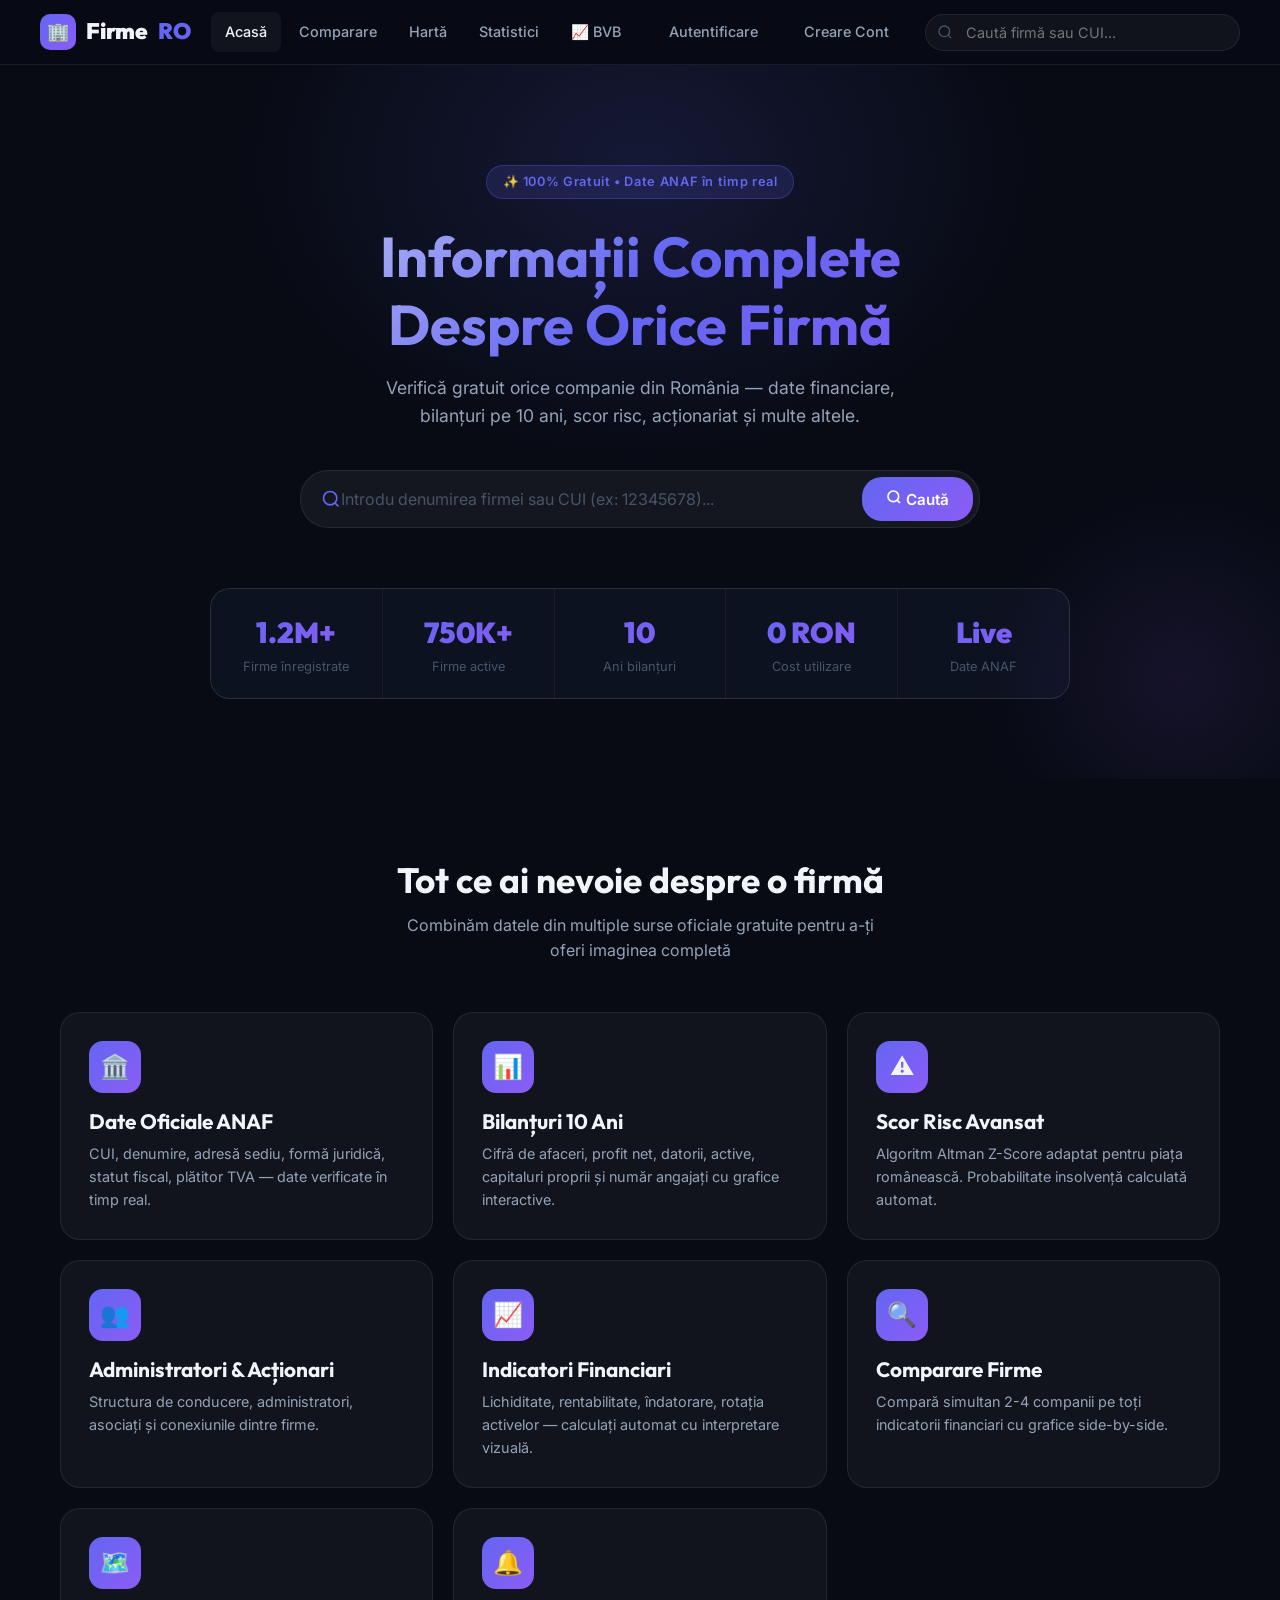
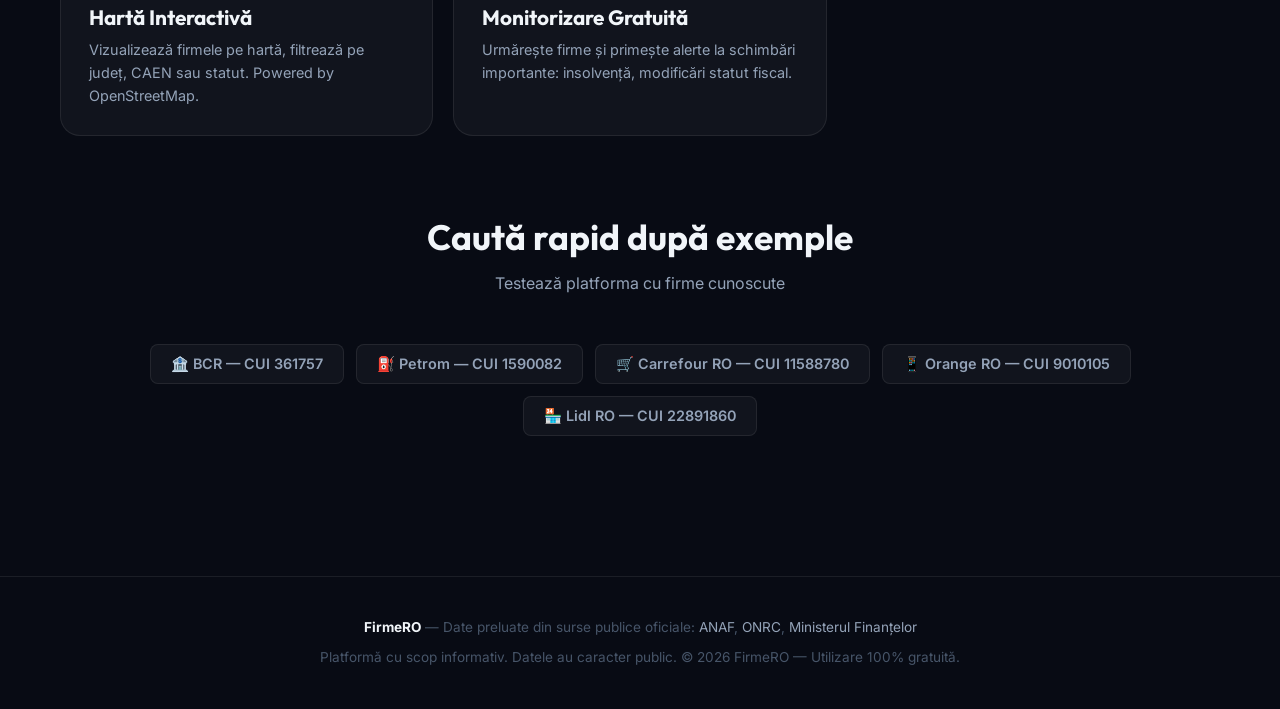
<file: index.html>
<!DOCTYPE html>
<html lang="ro">
<head>
<meta charset="UTF-8">
<meta name="viewport" content="width=device-width, initial-scale=1.0">
<title>FirmeRO — Informații Gratuite Despre Firme din România</title>
<meta name="description" content="Verifică gratuit orice firmă din România. Date financiare, bilanțuri, scor risc, acționariat. Alternativă gratuită la listafirme.ro, termene.ro și risco.ro.">
<link rel="stylesheet" href="css/main.css">
<link rel="icon" href="data:image/svg+xml,<svg xmlns='http://www.w3.org/2000/svg' viewBox='0 0 100 100'><text y='.9em' font-size='90'>🏢</text></svg>">
</head>
<body>

<nav class="navbar">
  <div class="navbar-inner">
    <a href="index.html" class="navbar-brand">
      <div class="brand-icon">🏢</div>
      Firme<span class="brand-dot">RO</span>
    </a>
    <button class="navbar-toggle" onclick="document.querySelector('.navbar-nav').classList.toggle('open')" aria-label="Meniu">☰</button>
    <nav class="navbar-nav">
      <a href="index.html" class="active">Acasă</a>
      <a href="comparare.html">Comparare</a>
      <a href="harta.html">Hartă</a>
      <a href="statistici.html">Statistici</a>
      <a href="bvb.html">📈 BVB</a>
      <div class="auth-links" style="display: flex; gap: 1rem; align-items: center; margin-left: 1rem;"></div>
    </nav>
    <div class="navbar-search">
      <svg class="search-icon" width="16" height="16" fill="none" stroke="currentColor" stroke-width="2" viewBox="0 0 24 24"><circle cx="11" cy="11" r="8"/><path d="m21 21-4.35-4.35"/></svg>
      <input id="navSearch" class="search-input" type="text" placeholder="Caută firmă sau CUI...">
    </div>
  </div>
</nav>

<section class="hero">
  <div class="hero-badge">✨ 100% Gratuit &bull; Date ANAF în timp real</div>
  <h1 class="hero-title">Informații Complete<br>Despre Orice Firmă</h1>
  <p class="hero-subtitle">Verifică gratuit orice companie din România — date financiare, bilanțuri pe 10 ani, scor risc, acționariat și multe altele.</p>

  <div class="search-box" id="heroSearch">
    <div class="search-box-inner">
      <svg width="20" height="20" fill="none" stroke="#6366f1" stroke-width="2" viewBox="0 0 24 24" style="flex-shrink:0"><circle cx="11" cy="11" r="8"/><path d="m21 21-4.35-4.35"/></svg>
      <input id="mainSearchInput" class="search-box-input" type="text"
        placeholder="Introdu denumirea firmei sau CUI (ex: 12345678)..."
        autocomplete="off" spellcheck="false">
      <button class="search-box-btn" onclick="doSearch()">
        <svg width="16" height="16" fill="none" stroke="currentColor" stroke-width="2.5" viewBox="0 0 24 24"><circle cx="11" cy="11" r="8"/><path d="m21 21-4.35-4.35"/></svg>
        <span>Caută</span>
      </button>
    </div>
    <div class="search-dropdown" id="searchDropdown"></div>
  </div>

  <div class="stats-bar">
    <div class="stat-item">
      <div class="stat-num" id="statFirme">1.2M+</div>
      <div class="stat-label">Firme înregistrate</div>
    </div>
    <div class="stat-item">
      <div class="stat-num" id="statActive">750K+</div>
      <div class="stat-label">Firme active</div>
    </div>
    <div class="stat-item">
      <div class="stat-num">10</div>
      <div class="stat-label">Ani bilanțuri</div>
    </div>
    <div class="stat-item">
      <div class="stat-num">0 RON</div>
      <div class="stat-label">Cost utilizare</div>
    </div>
    <div class="stat-item">
      <div class="stat-num">Live</div>
      <div class="stat-label">Date ANAF</div>
    </div>
  </div>
</section>

<section class="recent-section container" id="recentSection" style="display:none">
  <h3 style="color:var(--text-secondary);font-size:0.9rem;font-weight:600;text-transform:uppercase;letter-spacing:.05em">Căutări recente</h3>
  <div class="recent-list" id="recentList"></div>
</section>

<section class="features-section">
  <div class="container">
    <div class="section-header">
      <h2 class="section-title">Tot ce ai nevoie despre o firmă</h2>
      <p class="section-subtitle">Combinăm datele din multiple surse oficiale gratuite pentru a-ți oferi imaginea completă</p>
    </div>
    <div class="features-grid">
      <div class="feature-card">
        <div class="feature-icon">🏛️</div>
        <h3>Date Oficiale ANAF</h3>
        <p>CUI, denumire, adresă sediu, formă juridică, statut fiscal, plătitor TVA — date verificate în timp real.</p>
      </div>
      <div class="feature-card">
        <div class="feature-icon">📊</div>
        <h3>Bilanțuri 10 Ani</h3>
        <p>Cifră de afaceri, profit net, datorii, active, capitaluri proprii și număr angajați cu grafice interactive.</p>
      </div>
      <div class="feature-card">
        <div class="feature-icon">⚠️</div>
        <h3>Scor Risc Avansat</h3>
        <p>Algoritm Altman Z-Score adaptat pentru piața românească. Probabilitate insolvență calculată automat.</p>
      </div>
      <div class="feature-card">
        <div class="feature-icon">👥</div>
        <h3>Administratori & Acționari</h3>
        <p>Structura de conducere, administratori, asociați și conexiunile dintre firme.</p>
      </div>
      <div class="feature-card">
        <div class="feature-icon">📈</div>
        <h3>Indicatori Financiari</h3>
        <p>Lichiditate, rentabilitate, îndatorare, rotația activelor — calculați automat cu interpretare vizuală.</p>
      </div>
      <div class="feature-card">
        <div class="feature-icon">🔍</div>
        <h3>Comparare Firme</h3>
        <p>Compară simultan 2-4 companii pe toți indicatorii financiari cu grafice side-by-side.</p>
      </div>
      <div class="feature-card">
        <div class="feature-icon">🗺️</div>
        <h3>Hartă Interactivă</h3>
        <p>Vizualizează firmele pe hartă, filtrează pe județ, CAEN sau statut. Powered by OpenStreetMap.</p>
      </div>
      <div class="feature-card">
        <div class="feature-icon">🔔</div>
        <h3>Monitorizare Gratuită</h3>
        <p>Urmărește firme și primește alerte la schimbări importante: insolvență, modificări statut fiscal.</p>
      </div>
    </div>
  </div>
</section>

<section class="container" style="padding-bottom:60px">
  <div class="section-header">
    <h2 class="section-title">Caută rapid după exemple</h2>
    <p class="section-subtitle">Testează platforma cu firme cunoscute</p>
  </div>
  <div style="display:flex;flex-wrap:wrap;gap:12px;justify-content:center;margin-top:24px" id="quickExamples">
    <button class="btn btn-ghost" onclick="goFirma('361757')">🏦 BCR — CUI 361757</button>
    <button class="btn btn-ghost" onclick="goFirma('1590082')">⛽ Petrom — CUI 1590082</button>
    <button class="btn btn-ghost" onclick="goFirma('11588780')">🛒 Carrefour RO — CUI 11588780</button>
    <button class="btn btn-ghost" onclick="goFirma('9010105')">📱 Orange RO — CUI 9010105</button>
    <button class="btn btn-ghost" onclick="goFirma('22891860')">🏪 Lidl RO — CUI 22891860</button>
  </div>
</section>

<footer class="footer">
  <div class="container">
    <p style="margin-bottom:8px">
      <strong style="color:var(--text-primary)">FirmeRO</strong> — Date preluate din surse publice oficiale: 
      <a href="https://www.anaf.ro" target="_blank">ANAF</a>,
      <a href="https://www.onrc.ro" target="_blank">ONRC</a>,
      <a href="https://www.mfinante.gov.ro" target="_blank">Ministerul Finanțelor</a>
    </p>
    <p>Platformă cu scop informativ. Datele au caracter public. © 2026 FirmeRO — Utilizare 100% gratuită.</p>
  </div>
</footer>

<script>window.FIRME_API_URL = 'https://firme-ro-api-production.up.railway.app';</script>
<script src="js/api.js"></script>
<script src="js/auth.js"></script>
<script src="js/search.js"></script>
<script>
function goFirma(cui) { window.location.href = `firma.html?cui=${cui}`; }
function doSearch() {
  const val = document.getElementById('mainSearchInput').value.trim();
  if (!val) return;
  const cui = val.replace(/\D/g,'');
  if (cui.length >= 4) goFirma(cui);
}
document.getElementById('mainSearchInput').addEventListener('keydown', e => { if(e.key==='Enter') doSearch(); });
document.getElementById('navSearch').addEventListener('keydown', e => {
  if(e.key==='Enter') {
    const val = e.target.value.trim().replace(/\D/g,'');
    if(val.length>=4) goFirma(val);
  }
});
initSearch('mainSearchInput','searchDropdown');
loadRecentSearches();
</script>
</body>
</html>
</file>
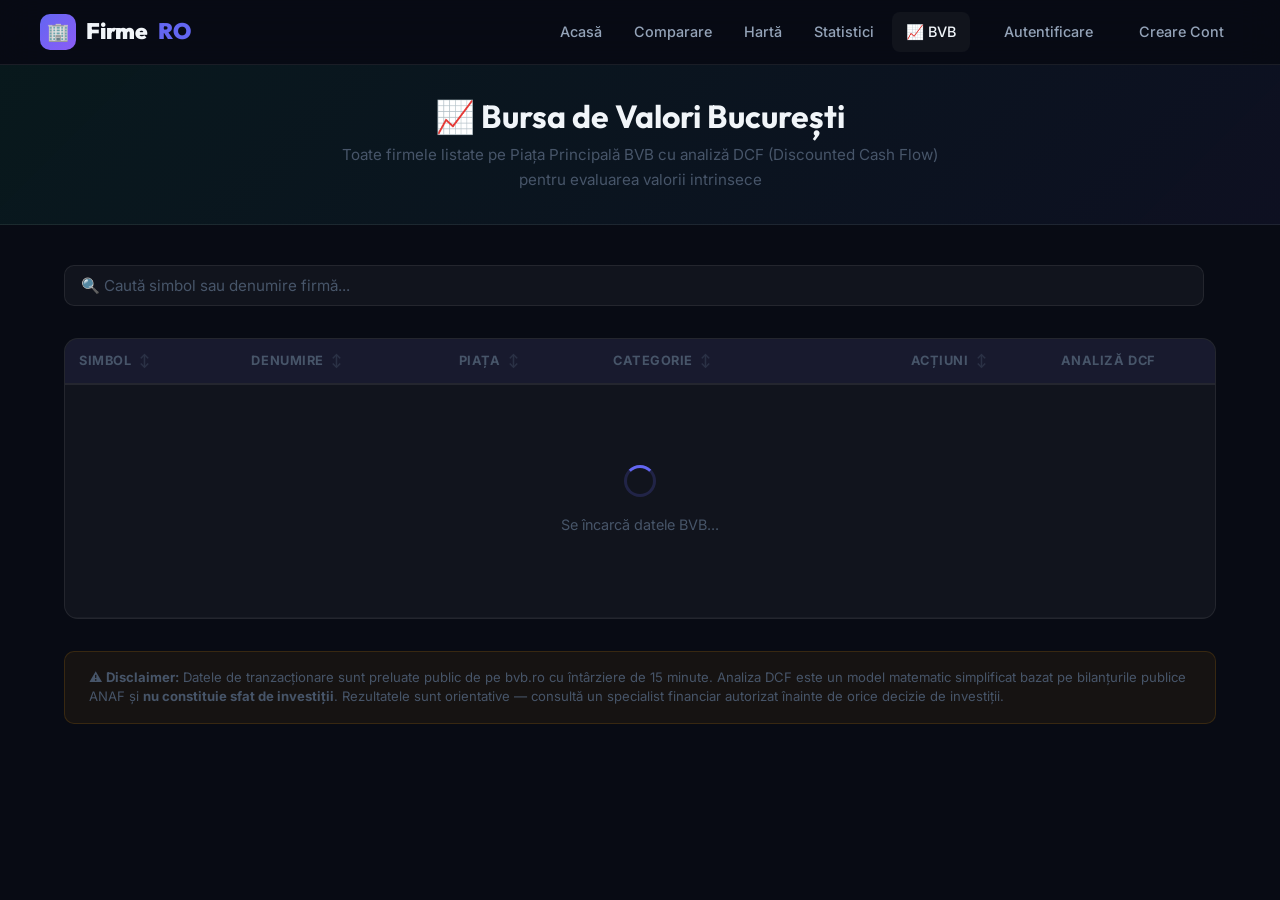
<file: bvb.html>
<!DOCTYPE html>
<html lang="ro">
<head>
    <meta charset="UTF-8">
    <meta name="viewport" content="width=device-width, initial-scale=1.0">
    <title>BVB — Firme Listate la Bursă | FirmeRO</title>
    <meta name="description" content="Vezi toate firmele românești listate la Bursa de Valori București (BVB) cu prețuri, variații și analiză DCF pentru evaluarea profitabilității.">
    <link rel="stylesheet" href="css/main.css">
    <link rel="stylesheet" href="css/bvb.css">
    <link rel="preconnect" href="https://fonts.googleapis.com">
    <link href="https://fonts.googleapis.com/css2?family=Inter:wght@400;500;600;700;800;900&display=swap" rel="stylesheet">
</head>
<body>
    <!-- Navigation -->
    <nav class="navbar">
        <div class="navbar-inner">
            <a href="index.html" class="navbar-brand">
                <div class="brand-icon">🏢</div>
                Firme<span class="brand-dot">RO</span>
            </a>
            <button class="navbar-toggle" onclick="document.querySelector('.navbar-nav').classList.toggle('open')" aria-label="Meniu">☰</button>
            <nav class="navbar-nav">
                <a href="index.html">Acasă</a>
                <a href="comparare.html">Comparare</a>
                <a href="harta.html">Hartă</a>
                <a href="statistici.html">Statistici</a>
                <a href="bvb.html" class="active">📈 BVB</a>
                <div class="auth-links" style="display: flex; gap: 1rem; align-items: center; margin-left: 1rem;"></div>
            </nav>
        </div>
    </nav>

    <!-- Hero -->
    <section class="bvb-hero">
        <h1>📈 Bursa de Valori București</h1>
        <p>Toate firmele listate pe Piața Principală BVB cu analiză DCF (Discounted Cash Flow) pentru evaluarea valorii intrinsece</p>
    </section>

    <main class="container" style="padding: 1.5rem;">
        <!-- Controls -->
        <div class="bvb-controls">
            <input type="text" class="bvb-search" id="bvbSearch" placeholder="🔍 Caută simbol sau denumire firmă..." autocomplete="off">
            <span id="bvbCount" style="color:var(--text-muted);font-size:0.85rem;white-space:nowrap;"></span>
        </div>

        <!-- Stocks Table -->
        <div class="stock-table-wrap">
            <table class="stock-table" id="stockTable">
                <thead>
                    <tr>
                        <th data-sort="symbol">Simbol <span class="sort-icon">↕</span></th>
                        <th data-sort="name">Denumire <span class="sort-icon">↕</span></th>
                        <th data-sort="market">Piața <span class="sort-icon">↕</span></th>
                        <th data-sort="category">Categorie <span class="sort-icon">↕</span></th>
                        <th data-sort="shares" style="text-align:right">Acțiuni <span class="sort-icon">↕</span></th>
                        <th style="text-align:center">Analiză DCF</th>
                    </tr>
                </thead>
                <tbody id="stockTableBody">
                    <tr><td colspan="6" style="text-align:center;padding:3rem;color:var(--text-muted);">
                        <div class="dcf-loading"><div class="spinner"></div>Se încarcă datele BVB...</div>
                    </td></tr>
                </tbody>
            </table>
        </div>

        <!-- Disclaimer -->
        <div class="bvb-disclaimer">
            ⚠️ <strong>Disclaimer:</strong> Datele de tranzacționare sunt preluate public de pe bvb.ro cu întârziere de 15 minute. 
            Analiza DCF este un model matematic simplificat bazat pe bilanțurile publice ANAF și <strong>nu constituie sfat de investiții</strong>. 
            Rezultatele sunt orientative — consultă un specialist financiar autorizat înainte de orice decizie de investiții.
        </div>
    </main>

    <script src="js/auth.js"></script>
    <script src="js/api.js"></script>
    <script src="js/dcf.js"></script>
    <script>
    // ==========================================
    // BVB Page Logic
    // ==========================================
    
    // API_BASE_URL is defined in auth.js
    const BVB_API = API_BASE_URL.replace(/\/api\/?$/, '');
    let bvbCompanies = [];
    let stockData = [];
    let currentSort = { key: 'symbol', asc: true };
    let expandedRow = null;

    // Simple in-memory client cache
    const cache = {
        _store: {},
        read(key) {
            const entry = this._store[key];
            if (!entry || Date.now() > entry.exp) { delete this._store[key]; return null; }
            return entry.val;
        },
        set(key, val, ttlMs) {
            this._store[key] = { val, exp: Date.now() + ttlMs };
        }
    };

    document.addEventListener('DOMContentLoaded', async () => {
        await loadBVBData();
        setupSearch();
        setupSort();
    });

    async function loadBVBData() {
        try {
            // 1. Load static company registry as fallback
            let staticCompanies = [];
            try {
                const regRes = await fetch('data/bvb-companies.json');
                staticCompanies = await regRes.json();
            } catch { console.warn('Static BVB registry not loaded'); }

            // 2. Try to get live BVB data from backend (CSV parsed)
            let liveData = null;
            try {
                const liveRes = await fetch(`${BVB_API}/api/bvb/shares`, { signal: AbortSignal.timeout(15000) });
                const liveJson = await liveRes.json();
                if (liveJson.data && liveJson.data.length > 0) liveData = liveJson.data;
            } catch (e) {
                console.warn('BVB live data unavailable:', e.message);
            }

            // 3. Build stock data — prefer live BVB CSV (has CUI + shares)
            if (liveData) {
                stockData = liveData
                    .filter(l => l['Stare'] === 'Tranzactionabila')
                    .map(l => {
                        const cui = (l['Cod Fiscal / CUI'] || '').replace(/\D/g, '');
                        const symbol = l['Simbol'] || '';
                        // Try to find extra info from static registry
                        const staticMatch = staticCompanies.find(s => s.symbol === symbol);
                        return {
                            symbol: symbol,
                            name: l['Emitent'] || l['Denumire emisiune'] || symbol,
                            cui: cui,
                            isin: l['ISIN'] || '',
                            shares: parseInt((l['Actiuni'] || '0').replace(/\D/g, '')) || (staticMatch?.shares || 0),
                            market: l['Piata Principala'] || '',
                            category: l['Categoria'] || '',
                            judet: l['Judet'] || '',
                            price: 0, // Will be fetched per-instrument
                            change: 0,
                            volume: 0,
                        };
                    })
                    .filter(s => s.cui && s.cui.length >= 3);
            } else {
                // Fallback to static registry
                stockData = staticCompanies
                    .filter(c => c.cui && c.cui !== '0')
                    .map(company => ({
                        symbol: company.symbol,
                        name: company.name,
                        cui: company.cui,
                        isin: company.isin,
                        shares: company.shares || 0,
                        market: 'REGS',
                        category: '',
                        judet: '',
                        price: 0,
                        change: 0,
                        volume: 0,
                    }));
            }

            renderTable();
        } catch (err) {
            console.error('Failed to load BVB data:', err);
            document.getElementById('stockTableBody').innerHTML = `
                <tr><td colspan="6" style="text-align:center;padding:2rem;color:#ef4444;">
                    ❌ Eroare la încărcarea datelor BVB: ${err.message}
                </td></tr>`;
        }
    }

    function renderTable() {
        const tbody = document.getElementById('stockTableBody');
        const search = (document.getElementById('bvbSearch').value || '').toLowerCase();
        
        let filtered = stockData.filter(s => 
            s.symbol.toLowerCase().includes(search) || 
            s.name.toLowerCase().includes(search) ||
            s.cui.includes(search)
        );

        // Sort
        filtered.sort((a, b) => {
            let va = a[currentSort.key];
            let vb = b[currentSort.key];
            if (typeof va === 'string') { va = va.toLowerCase(); vb = vb.toLowerCase(); }
            if (va < vb) return currentSort.asc ? -1 : 1;
            if (va > vb) return currentSort.asc ? 1 : -1;
            return 0;
        });

        document.getElementById('bvbCount').textContent = `${filtered.length} companii`;

        if (filtered.length === 0) {
            tbody.innerHTML = `<tr><td colspan="6" style="text-align:center;padding:2rem;color:var(--text-muted);">
                Nicio companie găsită</td></tr>`;
            return;
        }

        let html = '';
        for (const s of filtered) {
            const isExpanded = expandedRow === s.symbol;
            const marketBadge = s.market === 'REGS' ? '🔵' : (s.market === 'MTS' ? '🟢' : '⚪');

            html += `
            <tr onclick="toggleDCF('${s.symbol}')" class="${isExpanded ? 'expanded' : ''}" style="cursor:pointer;">
                <td><span class="symbol-badge">${s.symbol}</span></td>
                <td>
                    <div style="font-weight:600;">${s.name}</div>
                    <div style="font-size:0.75rem;color:var(--text-muted);">CUI: ${s.cui}${s.judet ? ' · ' + s.judet : ''}</div>
                </td>
                <td>
                    <span style="font-size:0.82rem;">${marketBadge} ${s.market || '—'}</span>
                </td>
                <td style="font-size:0.85rem;color:var(--text-secondary);">
                    ${s.category || '—'}
                </td>
                <td style="text-align:right;font-variant-numeric:tabular-nums;color:var(--text-secondary);font-size:0.85rem;">
                    ${s.shares > 0 ? s.shares.toLocaleString('ro-RO') : '—'}
                </td>
                <td style="text-align:center">
                    <button onclick="event.stopPropagation();toggleDCF('${s.symbol}')" 
                            style="background:rgba(99,102,241,0.1);color:var(--accent);border:1px solid rgba(99,102,241,0.2);padding:5px 14px;border-radius:8px;cursor:pointer;font-size:0.82rem;font-weight:700;font-family:inherit;transition:all 0.2s;"
                            onmouseover="this.style.background='rgba(99,102,241,0.2)'"
                            onmouseout="this.style.background='rgba(99,102,241,0.1)'">
                        ${isExpanded ? '▲ Închide' : '📊 DCF'}
                    </button>
                </td>
            </tr>`;

            if (isExpanded) {
                html += `<tr><td colspan="6" class="dcf-panel open" id="dcf-panel-${s.symbol}">
                    <div class="dcf-loading"><div class="spinner"></div>Se încarcă datele financiare...</div>
                </td></tr>`;
            }
        }
        
        tbody.innerHTML = html;

        // If a row is expanded, load its DCF data
        if (expandedRow) {
            loadDCFForSymbol(expandedRow);
        }
    }

    function toggleDCF(symbol) {
        expandedRow = expandedRow === symbol ? null : symbol;
        renderTable();
    }

    async function loadDCFForSymbol(symbol) {
        const panel = document.getElementById(`dcf-panel-${symbol}`);
        if (!panel) return;

        const company = stockData.find(s => s.symbol === symbol);
        if (!company) return;

        try {
            // Fetch ANAF bilanț data
            const bilantData = await getBilantMultiAn(company.cui, 5);
            
            if (!bilantData || bilantData.length === 0) {
                panel.innerHTML = `<div style="text-align:center;padding:1.5rem;color:var(--text-muted);">
                    ⚠️ Nu s-au găsit date financiare ANAF pentru CUI ${company.cui}.<br>
                    <a href="firma.html?cui=${company.cui}" style="color:var(--accent);margin-top:0.5rem;display:inline-block;">
                        Vezi profil complet →
                    </a>
                </div>`;
                return;
            }

            // Extract DCF inputs from ANAF data
            const dcfInputs = DCF.extractFromBilant(bilantData);
            if (!dcfInputs) {
                panel.innerHTML = `<div style="text-align:center;padding:1.5rem;color:var(--text-muted);">
                    ⚠️ Datele financiare sunt insuficiente pentru analiza DCF.</div>`;
                return;
            }

            // Try to get live price if we don't have it
            let price = company.price;
            let shares = company.shares;
            if (!price || price === 0) {
                try {
                    const instrRes = await fetch(`${BVB_API}/api/bvb/instrument/${symbol}`, { signal: AbortSignal.timeout(8000) });
                    const instrJson = await instrRes.json();
                    if (instrJson.data) {
                        price = instrJson.data.price || 0;
                        if (instrJson.data.shares > 0) shares = instrJson.data.shares;
                    }
                } catch {}
            }

            // Initial DCF calculation
            const initialParams = {
                ...dcfInputs,
                sharesOutstanding: shares || 1,
                currentPrice: price,
                wacc: 0.12,
                terminalGrowth: 0.03,
                taxRate: 0.16,
                forecastYears: 5
            };

            const result = DCF.calculate(initialParams);

            renderDCFPanel(panel, symbol, company, result, initialParams, bilantData);

        } catch (err) {
            console.error(`DCF error for ${symbol}:`, err);
            panel.innerHTML = `<div style="text-align:center;padding:1.5rem;color:#ef4444;">
                ❌ Eroare la calculul DCF: ${err.message}</div>`;
        }
    }

    function renderDCFPanel(panel, symbol, company, result, params, bilantData) {
        const fmtPct = (v) => (v * 100).toFixed(1) + '%';
        const fmtRON = (v) => DCF.formatRON(v);

        panel.innerHTML = `
        <div style="display:flex;justify-content:space-between;align-items:center;margin-bottom:1rem;">
            <h3 style="margin:0;font-size:1.1rem;">📊 Analiză DCF — ${company.name} (${symbol})</h3>
            <a href="firma.html?cui=${company.cui}" style="color:var(--accent);font-size:0.85rem;font-weight:600;text-decoration:none;">
                Vezi profil complet →
            </a>
        </div>
        
        <div class="dcf-grid">
            <!-- Inputs -->
            <div class="dcf-inputs">
                <h4 style="margin:0 0 0.5rem;font-size:0.9rem;color:var(--text-muted);">⚙️ Parametri Model</h4>
                
                <div class="dcf-input-group">
                    <label>Creștere Venituri (CAGR) <span id="val-growth-${symbol}">${fmtPct(result.inputs.revenueGrowth)}</span></label>
                    <input type="range" class="dcf-slider" id="slider-growth-${symbol}" 
                           min="-10" max="50" step="0.5" value="${(result.inputs.revenueGrowth * 100).toFixed(1)}"
                           oninput="recalcDCF('${symbol}')">
                </div>
                
                <div class="dcf-input-group">
                    <label>WACC (Rata de Discount) <span id="val-wacc-${symbol}">${fmtPct(params.wacc)}</span></label>
                    <input type="range" class="dcf-slider" id="slider-wacc-${symbol}" 
                           min="5" max="25" step="0.5" value="${(params.wacc * 100).toFixed(1)}"
                           oninput="recalcDCF('${symbol}')">
                </div>
                
                <div class="dcf-input-group">
                    <label>Marjă EBIT <span id="val-margin-${symbol}">${fmtPct(result.inputs.ebitMargin)}</span></label>
                    <input type="range" class="dcf-slider" id="slider-margin-${symbol}" 
                           min="1" max="60" step="0.5" value="${(result.inputs.ebitMargin * 100).toFixed(1)}"
                           oninput="recalcDCF('${symbol}')">
                </div>
                
                <div class="dcf-input-group">
                    <label>Creștere Terminală <span id="val-tgrowth-${symbol}">${fmtPct(params.terminalGrowth)}</span></label>
                    <input type="range" class="dcf-slider" id="slider-tgrowth-${symbol}" 
                           min="0" max="6" step="0.5" value="${(params.terminalGrowth * 100).toFixed(1)}"
                           oninput="recalcDCF('${symbol}')">
                </div>

                <!-- Historical Data Mini-Table -->
                <div style="margin-top:0.5rem;">
                    <h4 style="margin:0 0 0.5rem;font-size:0.85rem;color:var(--text-muted);">📋 Date Istorice ANAF</h4>
                    <table class="dcf-projection-table">
                        <thead>
                            <tr>
                                <th>An</th>
                                <th>Cifra Afaceri</th>
                                <th>Profit Exploatare</th>
                                <th>Active Totale</th>
                            </tr>
                        </thead>
                        <tbody>
                            ${bilantData.sort((a,b) => a.an - b.an).map(b => {
                                const pe = b.profitExploatare || 0;
                                const pn = b.profitNet || 0;
                                const profitVal = pe !== 0 ? pe : pn;
                                const profitLabel = pe !== 0 ? '' : ' (net)';
                                return `
                            <tr>
                                <td>${b.an}</td>
                                <td>${fmtRON(Math.abs(b.cifraAfaceri || 0))}</td>
                                <td>${fmtRON(profitVal)}${profitLabel}</td>
                                <td>${fmtRON(Math.abs(b.totalActive || 0))}</td>
                            </tr>`;
                            }).join('')}
                        </tbody>
                    </table>
                </div>
            </div>

            <!-- Results -->
            <div class="dcf-results" id="dcf-results-${symbol}">
                ${renderDCFResults(result, symbol)}
            </div>
        </div>
        `;

        // Store params for recalc
        panel.dataset.params = JSON.stringify(params);
    }

    function renderDCFResults(result, symbol) {
        const fmtRON = (v) => DCF.formatRON(v);
        const fmtPct = (v) => (v * 100).toFixed(1) + '%';
        const changeSign = result.upside > 0 ? '+' : '';

        return `
        <h4 style="margin:0 0 0.5rem;font-size:0.9rem;color:var(--text-muted);">📈 Rezultate Evaluare</h4>
        
        <!-- Verdict -->
        <div class="dcf-verdict" style="border-color:${result.verdictColor};background:${result.verdictColor}10;">
            <div class="dcf-verdict-label" style="color:${result.verdictColor}">Evaluare</div>
            <div class="dcf-verdict-value" style="color:${result.verdictColor}">${result.verdict}</div>
            <div class="dcf-verdict-upside" style="color:${result.verdictColor}">
                ${changeSign}${fmtPct(result.upside)} vs prețul curent
            </div>
        </div>

        <div class="dcf-result-card">
            <span class="dcf-result-label">Enterprise Value</span>
            <span class="dcf-result-value">${fmtRON(result.enterpriseValue)}</span>
        </div>
        <div class="dcf-result-card">
            <span class="dcf-result-label">Equity Value</span>
            <span class="dcf-result-value">${fmtRON(result.equityValue)}</span>
        </div>
        <div class="dcf-result-card">
            <span class="dcf-result-label">Fair Value / Acțiune</span>
            <span class="dcf-result-value" style="color:var(--accent);">${result.fairValuePerShare.toFixed(4)} RON</span>
        </div>
        <div class="dcf-result-card">
            <span class="dcf-result-label">Preț Curent BVB</span>
            <span class="dcf-result-value">${result.currentPrice > 0 ? result.currentPrice.toFixed(4) + ' RON' : 'N/A'}</span>
        </div>
        <div class="dcf-result-card">
            <span class="dcf-result-label">Datorie Netă</span>
            <span class="dcf-result-value">${fmtRON(result.netDebt)}</span>
        </div>

        <!-- Projected FCF Table -->
        <table class="dcf-projection-table">
            <thead>
                <tr><th>An</th><th>Venituri</th><th>EBIT</th><th>FCF</th><th>PV(FCF)</th></tr>
            </thead>
            <tbody>
                ${result.projections.map(p => `
                <tr>
                    <td>Anul ${p.year}</td>
                    <td>${fmtRON(p.revenue)}</td>
                    <td>${fmtRON(p.ebit)}</td>
                    <td>${fmtRON(p.fcf)}</td>
                    <td>${fmtRON(p.pv)}</td>
                </tr>`).join('')}
                <tr style="font-weight:700;border-top:2px solid var(--border);">
                    <td>Terminal</td>
                    <td colspan="2"></td>
                    <td>${fmtRON(result.terminalValue)}</td>
                    <td>${fmtRON(result.pvTerminal)}</td>
                </tr>
            </tbody>
        </table>
        `;
    }

    function recalcDCF(symbol) {
        const panel = document.getElementById(`dcf-panel-${symbol}`);
        if (!panel) return;
        
        const params = JSON.parse(panel.dataset.params || '{}');
        
        // Read slider values
        const growth = parseFloat(document.getElementById(`slider-growth-${symbol}`).value) / 100;
        const wacc = parseFloat(document.getElementById(`slider-wacc-${symbol}`).value) / 100;
        const margin = parseFloat(document.getElementById(`slider-margin-${symbol}`).value) / 100;
        const tgrowth = parseFloat(document.getElementById(`slider-tgrowth-${symbol}`).value) / 100;

        // Update labels
        document.getElementById(`val-growth-${symbol}`).textContent = (growth * 100).toFixed(1) + '%';
        document.getElementById(`val-wacc-${symbol}`).textContent = (wacc * 100).toFixed(1) + '%';
        document.getElementById(`val-margin-${symbol}`).textContent = (margin * 100).toFixed(1) + '%';
        document.getElementById(`val-tgrowth-${symbol}`).textContent = (tgrowth * 100).toFixed(1) + '%';

        // Recalculate
        const result = DCF.calculate({
            ...params,
            revenueGrowth: growth,
            wacc: wacc,
            ebitMargin: margin,
            terminalGrowth: tgrowth,
        });

        // Update results only
        const resultsEl = document.getElementById(`dcf-results-${symbol}`);
        if (resultsEl) {
            resultsEl.innerHTML = renderDCFResults(result, symbol);
        }
    }

    // Multi-year bilanț fetch — single API call returns all years
    async function getBilantMultiAn(cui, maxYears) {
        cui = String(cui).replace(/\D/g, '');
        const cacheKey = `bilant_all_${cui}`;
        const cached = cache.read(cacheKey);
        if (cached) return cached.slice(-maxYears);

        try {
            const url = `${BVB_API}/api/bilant/${cui}`;
            const res = await fetch(url, { signal: AbortSignal.timeout(15000) });
            const json = await res.json();
            if (res.ok && json.data && json.data.length > 0) {
                // Sort ascending by year
                const sorted = json.data.sort((a, b) => a.an - b.an);
                cache.set(cacheKey, sorted, 24 * 3600000);
                return sorted.slice(-maxYears);
            }
        } catch (e) {
            console.error('Bilant fetch error:', e.message);
        }
        return [];
    }

    function setupSearch() {
        document.getElementById('bvbSearch').addEventListener('input', () => {
            expandedRow = null;
            renderTable();
        });
    }

    function setupSort() {
        document.querySelectorAll('.stock-table th[data-sort]').forEach(th => {
            th.addEventListener('click', () => {
                const key = th.dataset.sort;
                if (currentSort.key === key) {
                    currentSort.asc = !currentSort.asc;
                } else {
                    currentSort = { key, asc: true };
                }
                // Update sort indicators
                document.querySelectorAll('.stock-table th').forEach(t => t.classList.remove('sorted'));
                th.classList.add('sorted');
                th.querySelector('.sort-icon').textContent = currentSort.asc ? '↑' : '↓';
                
                renderTable();
            });
        });
    }
    </script>
</body>
</html>
</file>
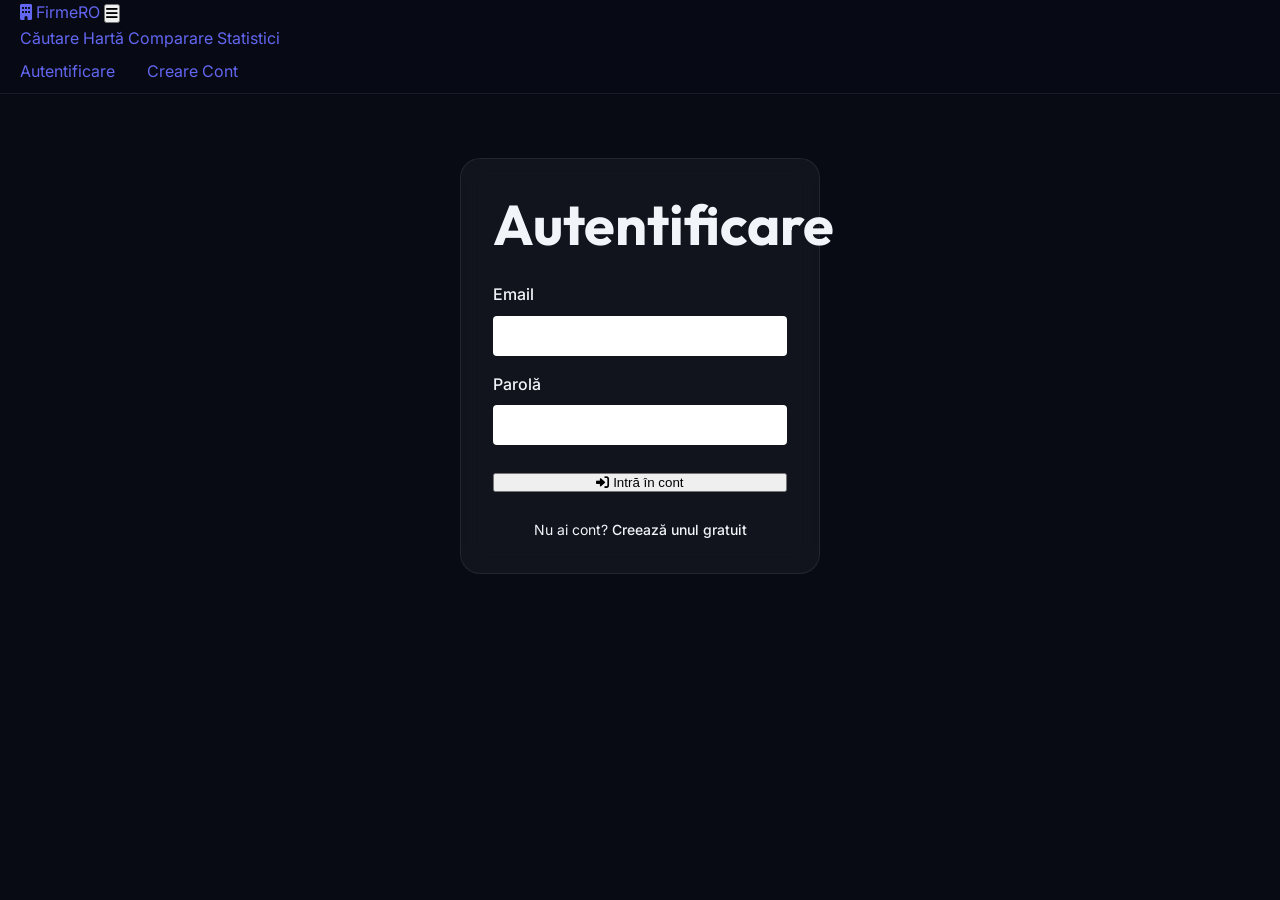
<file: contul-meu.html>
<!DOCTYPE html>
<html lang="ro">
<head>
    <meta charset="UTF-8">
    <meta name="viewport" content="width=device-width, initial-scale=1.0">
    <title>Contul Meu - FirmeRO</title>
    <link rel="stylesheet" href="css/main.css">
    <link href="https://fonts.googleapis.com/css2?family=Inter:wght@400;500;600;700&display=swap" rel="stylesheet">
    <link rel="stylesheet" href="https://cdnjs.cloudflare.com/ajax/libs/font-awesome/6.0.0/css/all.min.css">
    <style>
        .favorite-card {
            background: var(--bg-card, #1a1d2e);
            border: 1px solid var(--border, rgba(255,255,255,0.08));
            border-radius: 14px;
            padding: 1.5rem;
            margin-bottom: 1rem;
            display: flex;
            flex-direction: column;
            gap: 1rem;
            transition: border-color 0.3s, box-shadow 0.3s;
        }
        .favorite-card:hover {
            border-color: rgba(99,102,241,0.3);
            box-shadow: 0 4px 24px rgba(99,102,241,0.08);
        }
        .favorite-header {
            display: flex;
            justify-content: space-between;
            align-items: flex-start;
        }
        .favorite-title {
            font-size: 1.15rem;
            font-weight: 700;
            color: var(--text-primary, #fff);
            text-decoration: none;
            transition: color 0.2s;
        }
        .favorite-title:hover {
            color: var(--accent, #6366f1);
        }
        .favorite-cui {
            font-size: 0.8rem;
            color: var(--text-muted, #94a3b8);
            background: rgba(99,102,241,0.1);
            padding: 0.2rem 0.6rem;
            border-radius: 6px;
            font-weight: 500;
        }
        .note-section {
            background: rgba(255,255,255,0.03);
            padding: 1rem;
            border-radius: 10px;
            border: 1px dashed rgba(255,255,255,0.1);
        }
        .note-section label {
            display: flex;
            align-items: center;
            gap: 6px;
            font-size: 0.9rem;
            font-weight: 600;
            margin-bottom: 0.5rem;
            color: var(--text-primary, #fff);
        }
        .note-textarea {
            width: 100%;
            min-height: 70px;
            padding: 0.75rem;
            border: 1px solid rgba(255,255,255,0.1);
            border-radius: 8px;
            font-family: inherit;
            font-size: 0.9rem;
            resize: vertical;
            margin-bottom: 0.75rem;
            background: var(--bg-primary, #0f1117);
            color: var(--text-primary, #fff);
            transition: border-color 0.3s;
        }
        .note-textarea:focus {
            outline: none;
            border-color: rgba(99,102,241,0.5);
            box-shadow: 0 0 0 3px rgba(99,102,241,0.1);
        }
        .action-btns {
            display: flex;
            gap: 0.75rem;
            justify-content: flex-end;
            align-items: center;
        }
        .btn-save {
            display: inline-flex;
            align-items: center;
            gap: 8px;
            background: linear-gradient(135deg, #6366f1, #8b5cf6);
            color: white;
            border: none;
            padding: 10px 20px;
            border-radius: 10px;
            cursor: pointer;
            font-size: 0.9rem;
            font-weight: 700;
            font-family: inherit;
            box-shadow: 0 4px 14px rgba(99,102,241,0.3);
            transition: all 0.25s ease;
        }
        .btn-save:hover {
            transform: translateY(-2px);
            box-shadow: 0 6px 22px rgba(99,102,241,0.5);
        }
        .btn-save:active { transform: translateY(0); }
        .btn-delete {
            display: inline-flex;
            align-items: center;
            gap: 6px;
            background: rgba(239,68,68,0.1);
            color: #f87171;
            border: 1px solid rgba(239,68,68,0.2);
            padding: 8px 14px;
            border-radius: 8px;
            cursor: pointer;
            font-size: 0.85rem;
            font-family: inherit;
            font-weight: 600;
            transition: all 0.2s;
        }
        .btn-delete:hover {
            background: rgba(239,68,68,0.2);
            border-color: rgba(239,68,68,0.4);
        }

        .empty-state {
            text-align: center;
            padding: 3rem 1rem;
            color: var(--text-muted, #94a3b8);
        }
    </style>
</head>
<body>
    <header class="navbar">
        <div class="nav-container">
            <a href="index.html" class="logo">
                <i class="fas fa-building"></i> FirmeRO
            </a>
            <button class="mobile-menu-btn"><i class="fas fa-bars"></i></button>
            <div class="nav-links">
                <a href="index.html" class="nav-link">Căutare</a>
                <a href="harta.html" class="nav-link">Hartă</a>
                <a href="comparare.html" class="nav-link">Comparare</a>
                <a href="statistici.html" class="nav-link">Statistici</a>
                <div class="auth-links" style="display: flex; gap: 1rem; align-items: center;"></div>
            </div>
        </div>
    </header>

    <main class="container" style="max-width: 800px; margin-top: 2rem;">
        <div style="display: flex; justify-content: space-between; align-items: center; margin-bottom: 2rem;">
            <h1>Firme Favorite</h1>
            <span id="favorites-count" style="background: var(--primary-color); color: white; padding: 0.25rem 0.75rem; border-radius: 9999px; font-size: 0.875rem; font-weight: 500;">0 / 20</span>
        </div>

        <div id="favorites-list">
            <div style="text-align: center; padding: 2rem;"><i class="fas fa-spinner fa-spin fa-2x"></i></div>
        </div>
    </main>

    <script src="js/api.js"></script>
    <script src="js/auth.js"></script>
    <script>
        document.querySelector('.mobile-menu-btn').addEventListener('click', () => {
            document.querySelector('.nav-links').classList.toggle('active');
        });

        if (!Auth.isAuthenticated()) {
            window.location.href = 'login.html';
        }

        async function fetchFavorites() {
            try {
                const res = await fetch(`${API_BASE_URL}/favorites`, {
                    headers: { 'Authorization': `Bearer ${Auth.getToken()}` }
                });
                if (!res.ok) {
                    if (res.status === 401 || res.status === 403) Auth.logout();
                    throw new Error('Eroare la încărcarea favoritelor');
                }
                const json = await res.json();
                renderFavorites(json.data);
            } catch (err) {
                document.getElementById('favorites-list').innerHTML = `<div class="empty-state" style="color:#dc2626">${err.message}</div>`;
            }
        }

        function renderFavorites(favorites) {
            document.getElementById('favorites-count').textContent = `${favorites.length} / 20`;
            const list = document.getElementById('favorites-list');
            
            if (favorites.length === 0) {
                list.innerHTML = `
                    <div class="empty-state">
                        <i class="fas fa-folder-open fa-3x" style="margin-bottom: 1rem; color: #cbd5e1;"></i>
                        <p>Nu ai salvat nicio firmă la favorite.</p>
                        <a href="index.html" class="search-btn" style="display: inline-flex; margin-top: 1rem; text-decoration: none;">Caută Firme</a>
                    </div>
                `;
                return;
            }

            list.innerHTML = favorites.map(f => `
                <div class="favorite-card" id="fav-${f.id}">
                    <div class="favorite-header">
                        <div>
                            <a href="firma.html?cui=${f.cui}" class="favorite-title">${f.denumire || 'Firmă Necunoscută'}</a>
                            <div style="margin-top: 0.25rem;">
                                <span class="favorite-cui">CUI: ${f.cui}</span>
                                <span style="font-size: 0.75rem; color: #94a3b8; margin-left: 0.5rem;">Adăugată pe: ${new Date(f.created_at).toLocaleDateString('ro-RO')}</span>
                            </div>
                        </div>
                        <button onclick="deleteFavorite(${f.id}, '${f.cui}')" class="btn-delete" title="Șterge din favorite">
                            <i class="fas fa-trash"></i>
                        </button>
                    </div>
                    <div class="note-section">
                        <label>📝 Notițe personale:</label>
                        <textarea class="note-textarea" id="note-${f.id}" placeholder="Adaugă detalii, contacte, sau observații despre această firmă...">${f.notita || ''}</textarea>
                        <div class="action-btns">
                            <button onclick="saveNote(${f.id})" class="btn-save" id="save-btn-${f.id}">
                                💾 Salvează Notița
                            </button>
                        </div>
                    </div>
                </div>
            `).join('');
        }

        async function saveNote(id) {
            const notita = document.getElementById(`note-${id}`).value;
            const btn = document.getElementById(`save-btn-${id}`);
            const originalText = btn.innerHTML;
            
            try {
                btn.innerHTML = '⏳ Se salvează...';
                btn.disabled = true;

                const res = await fetch(`${API_BASE_URL}/favorites/${id}`, {
                    method: 'PUT',
                    headers: {
                        'Content-Type': 'application/json',
                        'Authorization': `Bearer ${Auth.getToken()}`
                    },
                    body: JSON.stringify({ notita })
                });

                if (!res.ok) throw new Error('Eroare la salvare');
                
                btn.innerHTML = '✅ Salvat!';
                btn.style.background = '#10b981';
                setTimeout(() => {
                    btn.innerHTML = originalText;
                    btn.style.background = '';
                    btn.disabled = false;
                }, 2000);
            } catch (err) {
                alert(err.message);
                btn.innerHTML = originalText;
                btn.disabled = false;
            }
        }

        async function deleteFavorite(id, cui) {
            if (!confirm(`Ești sigur că vrei să ștergi firma cu CUI ${cui} din favorite?`)) return;
            
            try {
                const res = await fetch(`${API_BASE_URL}/favorites/${id}`, {
                    method: 'DELETE',
                    headers: { 'Authorization': `Bearer ${Auth.getToken()}` }
                });

                if (!res.ok) throw new Error('Eroare la ștergere');
                
                document.getElementById(`fav-${id}`).remove();
                
                // Update count
                const countSpan = document.getElementById('favorites-count');
                let count = parseInt(countSpan.textContent.split('/')[0]);
                countSpan.textContent = `${count - 1} / 20`;
                
                if (count - 1 === 0) fetchFavorites(); // re-render empty state
            } catch (err) {
                alert(err.message);
            }
        }

        // Init
        fetchFavorites();
    </script>
</body>
</html>
</file>
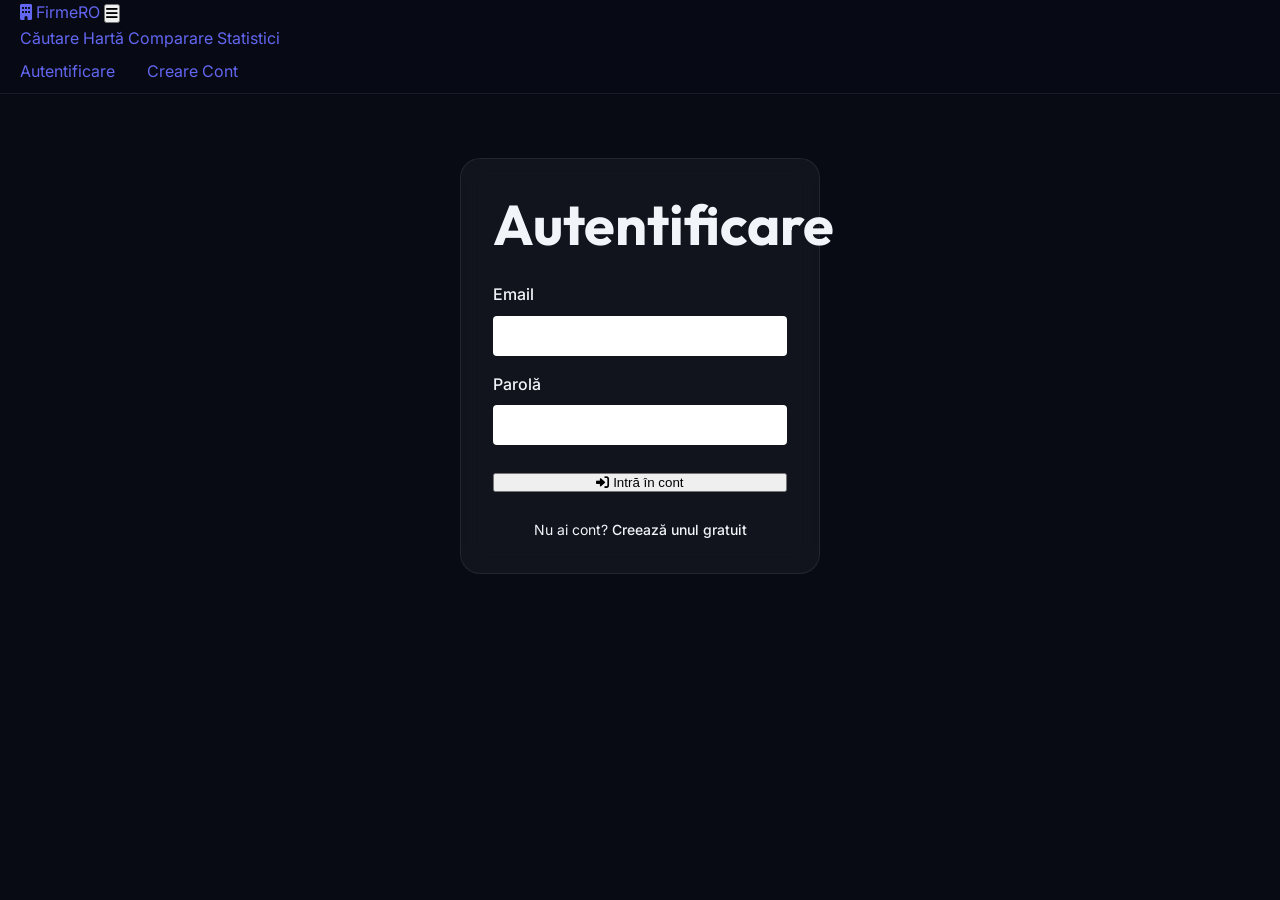
<file: login.html>
<!DOCTYPE html>
<html lang="ro">
<head>
    <meta charset="UTF-8">
    <meta name="viewport" content="width=device-width, initial-scale=1.0">
    <title>Autentificare - FirmeRO</title>
    <link rel="stylesheet" href="css/main.css">
    <link href="https://fonts.googleapis.com/css2?family=Inter:wght@400;500;600;700&display=swap" rel="stylesheet">
    <link rel="stylesheet" href="https://cdnjs.cloudflare.com/ajax/libs/font-awesome/6.0.0/css/all.min.css">
</head>
<body>
    <header class="navbar">
        <div class="nav-container">
            <a href="index.html" class="logo">
                <i class="fas fa-building"></i> FirmeRO
            </a>
            <button class="mobile-menu-btn"><i class="fas fa-bars"></i></button>
            <div class="nav-links">
                <a href="index.html" class="nav-link">Căutare</a>
                <a href="harta.html" class="nav-link">Hartă</a>
                <a href="comparare.html" class="nav-link">Comparare</a>
                <a href="statistici.html" class="nav-link">Statistici</a>
                <div class="auth-links" style="display: flex; gap: 1rem; align-items: center;"></div>
            </div>
        </div>
    </header>

    <main class="container" style="max-width: 400px; margin-top: 4rem;">
        <div class="card" style="padding: 2rem;">
            <h1 style="text-align: center; margin-bottom: 1.5rem; color: var(--primary-color);">Autentificare</h1>
            
            <div id="error-message" style="display: none; color: #dc2626; background: #fee2e2; padding: 0.75rem; border-radius: 4px; margin-bottom: 1rem; font-size: 0.875rem;"></div>

            <form id="login-form">
                <div class="form-group" style="margin-bottom: 1rem;">
                    <label for="email" style="display: block; margin-bottom: 0.5rem; font-weight: 500;">Email</label>
                    <input type="email" id="email" required style="width: 100%; padding: 0.75rem; border: 1px solid var(--border-color); border-radius: 4px; font-family: inherit;">
                </div>
                
                <div class="form-group" style="margin-bottom: 1.5rem;">
                    <label for="password" style="display: block; margin-bottom: 0.5rem; font-weight: 500;">Parolă</label>
                    <input type="password" id="password" required style="width: 100%; padding: 0.75rem; border: 1px solid var(--border-color); border-radius: 4px; font-family: inherit;">
                </div>

                <button type="submit" class="search-btn" id="submit-btn" style="width: 100%; justify-content: center;">
                    <i class="fas fa-sign-in-alt"></i> Intră în cont
                </button>
            </form>

            <p style="text-align: center; margin-top: 1.5rem; font-size: 0.875rem; color: var(--text-light);">
                Nu ai cont? <a href="register.html" style="color: var(--primary-color); text-decoration: none; font-weight: 500;">Creează unul gratuit</a>
            </p>
        </div>
    </main>

    <script src="js/api.js"></script>
    <script src="js/auth.js"></script>
    <script>
        document.querySelector('.mobile-menu-btn').addEventListener('click', () => {
            document.querySelector('.nav-links').classList.toggle('active');
        });

        // Redirecționează dacă e deja logat
        if (Auth.isAuthenticated()) {
            window.location.href = 'contul-meu.html';
        }

        document.getElementById('login-form').addEventListener('submit', async (e) => {
            e.preventDefault();
            const email = document.getElementById('email').value;
            const password = document.getElementById('password').value;
            const errorDiv = document.getElementById('error-message');
            const btn = document.getElementById('submit-btn');

            try {
                errorDiv.style.display = 'none';
                btn.disabled = true;
                btn.innerHTML = '<i class="fas fa-spinner fa-spin"></i> Se autentifică...';
                
                await Auth.login(email, password);
                window.location.href = 'contul-meu.html';
            } catch (err) {
                errorDiv.textContent = err.message;
                errorDiv.style.display = 'block';
                btn.disabled = false;
                btn.innerHTML = '<i class="fas fa-sign-in-alt"></i> Intră în cont';
            }
        });
    </script>
</body>
</html>
</file>
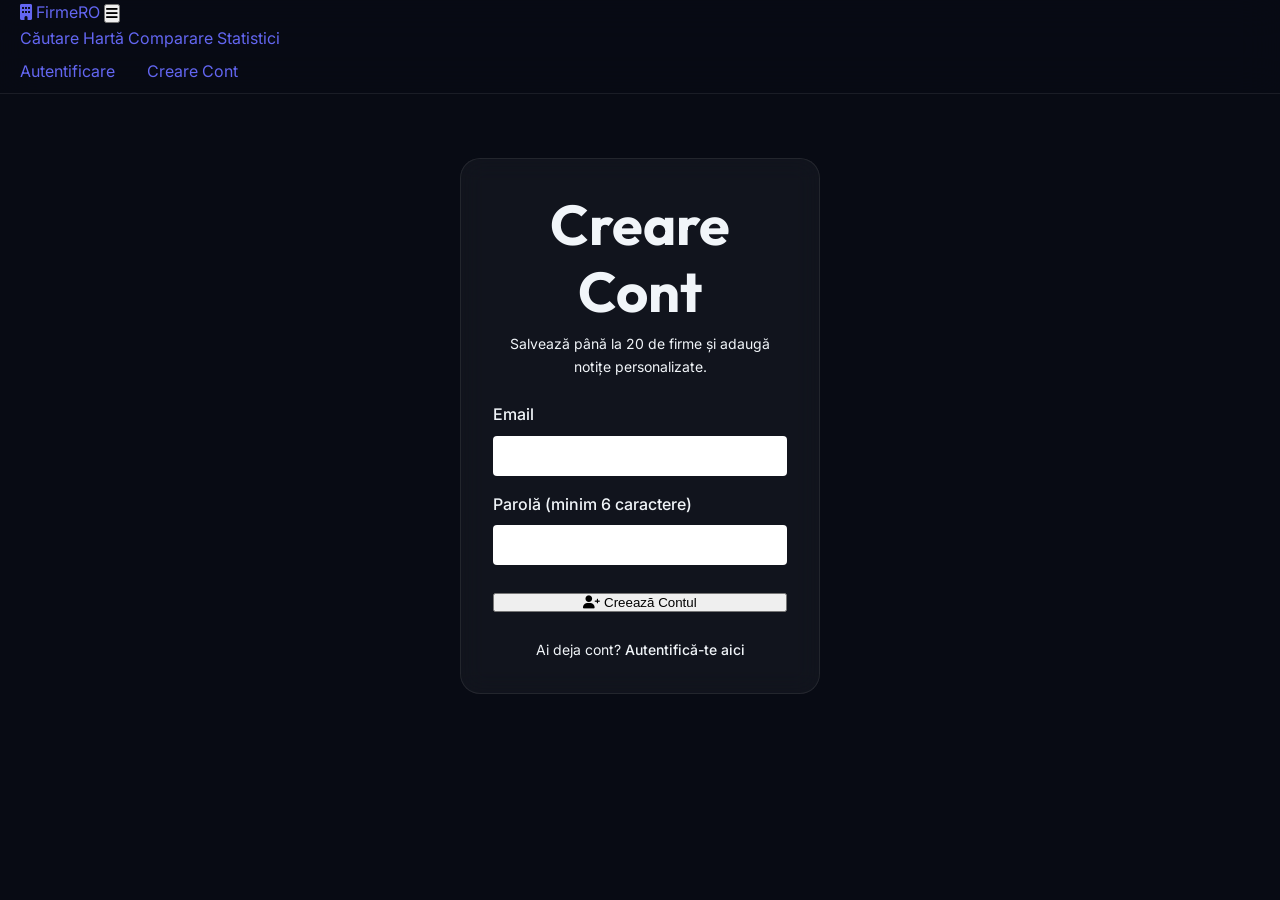
<file: register.html>
<!DOCTYPE html>
<html lang="ro">
<head>
    <meta charset="UTF-8">
    <meta name="viewport" content="width=device-width, initial-scale=1.0">
    <title>Creare Cont - FirmeRO</title>
    <link rel="stylesheet" href="css/main.css">
    <link href="https://fonts.googleapis.com/css2?family=Inter:wght@400;500;600;700&display=swap" rel="stylesheet">
    <link rel="stylesheet" href="https://cdnjs.cloudflare.com/ajax/libs/font-awesome/6.0.0/css/all.min.css">
</head>
<body>
    <header class="navbar">
        <div class="nav-container">
            <a href="index.html" class="logo">
                <i class="fas fa-building"></i> FirmeRO
            </a>
            <button class="mobile-menu-btn"><i class="fas fa-bars"></i></button>
            <div class="nav-links">
                <a href="index.html" class="nav-link">Căutare</a>
                <a href="harta.html" class="nav-link">Hartă</a>
                <a href="comparare.html" class="nav-link">Comparare</a>
                <a href="statistici.html" class="nav-link">Statistici</a>
                <div class="auth-links" style="display: flex; gap: 1rem; align-items: center;"></div>
            </div>
        </div>
    </header>

    <main class="container" style="max-width: 400px; margin-top: 4rem;">
        <div class="card" style="padding: 2rem;">
            <h1 style="text-align: center; margin-bottom: 0.5rem; color: var(--primary-color);">Creare Cont</h1>
            <p style="text-align: center; margin-bottom: 1.5rem; font-size: 0.875rem; color: var(--text-light);">Salvează până la 20 de firme și adaugă notițe personalizate.</p>
            
            <div id="error-message" style="display: none; color: #dc2626; background: #fee2e2; padding: 0.75rem; border-radius: 4px; margin-bottom: 1rem; font-size: 0.875rem;"></div>

            <form id="register-form">
                <div class="form-group" style="margin-bottom: 1rem;">
                    <label for="email" style="display: block; margin-bottom: 0.5rem; font-weight: 500;">Email</label>
                    <input type="email" id="email" required style="width: 100%; padding: 0.75rem; border: 1px solid var(--border-color); border-radius: 4px; font-family: inherit;">
                </div>
                
                <div class="form-group" style="margin-bottom: 1.5rem;">
                    <label for="password" style="display: block; margin-bottom: 0.5rem; font-weight: 500;">Parolă (minim 6 caractere)</label>
                    <input type="password" id="password" required minlength="6" style="width: 100%; padding: 0.75rem; border: 1px solid var(--border-color); border-radius: 4px; font-family: inherit;">
                </div>

                <button type="submit" class="search-btn" id="submit-btn" style="width: 100%; justify-content: center;">
                    <i class="fas fa-user-plus"></i> Creează Contul
                </button>
            </form>

            <p style="text-align: center; margin-top: 1.5rem; font-size: 0.875rem; color: var(--text-light);">
                Ai deja cont? <a href="login.html" style="color: var(--primary-color); text-decoration: none; font-weight: 500;">Autentifică-te aici</a>
            </p>
        </div>
    </main>

    <script src="js/api.js"></script>
    <script src="js/auth.js"></script>
    <script>
        document.querySelector('.mobile-menu-btn').addEventListener('click', () => {
            document.querySelector('.nav-links').classList.toggle('active');
        });

        // Redirecționează dacă e deja logat
        if (Auth.isAuthenticated()) {
            window.location.href = 'contul-meu.html';
        }

        document.getElementById('register-form').addEventListener('submit', async (e) => {
            e.preventDefault();
            const email = document.getElementById('email').value;
            const password = document.getElementById('password').value;
            const errorDiv = document.getElementById('error-message');
            const btn = document.getElementById('submit-btn');

            try {
                errorDiv.style.display = 'none';
                btn.disabled = true;
                btn.innerHTML = '<i class="fas fa-spinner fa-spin"></i> Se creează...';
                
                await Auth.register(email, password);
                window.location.href = 'contul-meu.html';
            } catch (err) {
                errorDiv.textContent = err.message;
                errorDiv.style.display = 'block';
                btn.disabled = false;
                btn.innerHTML = '<i class="fas fa-user-plus"></i> Creează Contul';
            }
        });
    </script>
</body>
</html>
</file>
<file: css/main.css>
@import url('https://fonts.googleapis.com/css2?family=Inter:wght@300;400;500;600;700;800&family=Outfit:wght@400;600;700;900&display=swap');

:root {
  --bg-primary: #080b14;
  --bg-secondary: #0d1220;
  --bg-card: rgba(255,255,255,0.04);
  --bg-card-hover: rgba(255,255,255,0.07);
  --border: rgba(255,255,255,0.08);
  --border-hover: rgba(99,102,241,0.5);

  --accent: #6366f1;
  --accent-2: #8b5cf6;
  --accent-3: #06b6d4;
  --accent-glow: rgba(99,102,241,0.3);

  --green: #10b981;
  --red: #ef4444;
  --yellow: #f59e0b;
  --orange: #f97316;

  --text-primary: #f1f5f9;
  --text-secondary: #94a3b8;
  --text-muted: #475569;

  --radius-sm: 8px;
  --radius-md: 14px;
  --radius-lg: 20px;
  --radius-xl: 28px;

  --shadow-glow: 0 0 40px rgba(99,102,241,0.15);
  --shadow-card: 0 4px 24px rgba(0,0,0,0.4);

  --transition: all 0.2s cubic-bezier(0.4,0,0.2,1);
  --transition-slow: all 0.4s cubic-bezier(0.4,0,0.2,1);
}

*, *::before, *::after { box-sizing: border-box; margin: 0; padding: 0; }

html { scroll-behavior: smooth; font-size: 16px; }

body {
  font-family: 'Inter', sans-serif;
  background: var(--bg-primary);
  color: var(--text-primary);
  line-height: 1.6;
  min-height: 100vh;
  overflow-x: hidden;
}

/* ── SCROLLBAR ── */
::-webkit-scrollbar { width: 6px; }
::-webkit-scrollbar-track { background: var(--bg-primary); }
::-webkit-scrollbar-thumb { background: var(--accent); border-radius: 3px; }

/* ── TYPOGRAPHY ── */
h1,h2,h3,h4,h5 { font-family: 'Outfit', sans-serif; font-weight: 700; line-height: 1.2; }
h1 { font-size: clamp(2rem,5vw,3.5rem); }
h2 { font-size: clamp(1.5rem,3vw,2.2rem); }
h3 { font-size: 1.3rem; }
h4 { font-size: 1.1rem; }

a { color: var(--accent); text-decoration: none; transition: var(--transition); }
a:hover { color: var(--accent-2); }

/* ── LAYOUT ── */
.container { max-width: 1200px; margin: 0 auto; padding: 0 20px; }
.container-wide { max-width: 1400px; margin: 0 auto; padding: 0 20px; }

/* ── GLASS CARD ── */
.card {
  background: var(--bg-card);
  border: 1px solid var(--border);
  border-radius: var(--radius-lg);
  backdrop-filter: blur(12px);
  -webkit-backdrop-filter: blur(12px);
  transition: var(--transition);
}
.card:hover { border-color: var(--border-hover); box-shadow: var(--shadow-glow); }
.card-body { padding: 24px; }

/* ── NAVBAR ── */
.navbar {
  position: sticky; top: 0; z-index: 100;
  background: rgba(8,11,20,0.85);
  backdrop-filter: blur(20px);
  border-bottom: 1px solid var(--border);
  padding: 0 20px;
}
.navbar-inner {
  max-width: 1200px; margin: 0 auto;
  display: flex; align-items: center; justify-content: space-between;
  height: 64px; gap: 20px;
}
.navbar-brand {
  display: flex; align-items: center; gap: 10px;
  font-family: 'Outfit', sans-serif; font-size: 1.4rem; font-weight: 900;
  color: var(--text-primary); text-decoration: none;
}
.navbar-brand .brand-dot { color: var(--accent); }
.navbar-brand .brand-icon {
  width: 36px; height: 36px;
  background: linear-gradient(135deg, var(--accent), var(--accent-2));
  border-radius: 10px;
  display: flex; align-items: center; justify-content: center;
  font-size: 18px;
}
.navbar-nav { display: flex; align-items: center; gap: 4px; }
.navbar-nav a {
  padding: 8px 14px; border-radius: var(--radius-sm);
  color: var(--text-secondary); font-size: 0.9rem; font-weight: 500;
  transition: var(--transition);
}
.navbar-nav a:hover, .navbar-nav a.active {
  color: var(--text-primary);
  background: var(--bg-card);
}
.navbar-search { flex: 1; max-width: 360px; }
.navbar-search .search-input {
  width: 100%; padding: 9px 16px 9px 40px;
  background: var(--bg-card); border: 1px solid var(--border);
  border-radius: 100px; color: var(--text-primary);
  font-size: 0.9rem; font-family: 'Inter', sans-serif;
  transition: var(--transition);
}
.navbar-search .search-input:focus {
  outline: none; border-color: var(--accent);
  box-shadow: 0 0 0 3px var(--accent-glow);
}
.navbar-search { position: relative; }
.navbar-search .search-icon {
  position: absolute; left: 12px; top: 50%; transform: translateY(-50%);
  color: var(--text-muted); pointer-events: none;
}

/* ── HERO SEARCH ── */
.hero {
  padding: 100px 20px 80px;
  text-align: center;
  position: relative; overflow: hidden;
}
.hero::before {
  content: '';
  position: absolute; top: -200px; left: 50%; transform: translateX(-50%);
  width: 800px; height: 600px;
  background: radial-gradient(ellipse at center, rgba(99,102,241,0.15) 0%, transparent 70%);
  pointer-events: none;
}
.hero::after {
  content: '';
  position: absolute; bottom: -100px; right: -100px;
  width: 400px; height: 400px;
  background: radial-gradient(ellipse at center, rgba(139,92,246,0.1) 0%, transparent 70%);
  pointer-events: none;
}
.hero-badge {
  display: inline-flex; align-items: center; gap: 8px;
  padding: 6px 16px; border-radius: 100px;
  background: rgba(99,102,241,0.15); border: 1px solid rgba(99,102,241,0.3);
  color: var(--accent); font-size: 0.8rem; font-weight: 600;
  margin-bottom: 24px; letter-spacing: 0.05em;
  animation: fadeInDown 0.6s ease;
}
.hero-title {
  animation: fadeInUp 0.6s ease 0.1s both;
  background: linear-gradient(135deg, #f1f5f9 0%, var(--accent) 50%, var(--accent-2) 100%);
  -webkit-background-clip: text; -webkit-text-fill-color: transparent;
  background-clip: text;
  margin-bottom: 16px;
}
.hero-subtitle {
  color: var(--text-secondary); font-size: 1.1rem;
  max-width: 560px; margin: 0 auto 40px;
  animation: fadeInUp 0.6s ease 0.2s both;
}

/* ── SEARCH BOX ── */
.search-box {
  max-width: 680px; margin: 0 auto;
  position: relative;
  animation: fadeInUp 0.6s ease 0.3s both;
}
.search-box-inner {
  display: flex; align-items: center;
  background: rgba(255,255,255,0.05);
  border: 1px solid var(--border);
  border-radius: var(--radius-xl);
  padding: 6px 6px 6px 20px;
  backdrop-filter: blur(12px);
  transition: var(--transition);
}
.search-box-inner:focus-within {
  border-color: var(--accent);
  box-shadow: 0 0 0 4px var(--accent-glow), var(--shadow-glow);
}
.search-box-input {
  flex: 1; background: none; border: none; outline: none;
  color: var(--text-primary); font-size: 1rem;
  font-family: 'Inter', sans-serif;
  padding: 10px 0;
}
.search-box-input::placeholder { color: var(--text-muted); }
.search-box-btn {
  padding: 12px 24px; border-radius: var(--radius-lg);
  background: linear-gradient(135deg, var(--accent), var(--accent-2));
  color: white; border: none; cursor: pointer;
  font-weight: 600; font-size: 0.95rem;
  font-family: 'Inter', sans-serif;
  transition: var(--transition);
  white-space: nowrap;
}
.search-box-btn:hover { transform: translateY(-1px); box-shadow: 0 8px 24px rgba(99,102,241,0.4); }
.search-box-btn:active { transform: translateY(0); }

/* ── SEARCH DROPDOWN ── */
.search-dropdown {
  position: absolute; top: calc(100% + 8px); left: 0; right: 0;
  background: var(--bg-secondary); border: 1px solid var(--border);
  border-radius: var(--radius-md); overflow: hidden;
  box-shadow: var(--shadow-card);
  z-index: 50; display: none;
}
.search-dropdown.visible { display: block; animation: fadeInDown 0.15s ease; }
.search-dropdown-item {
  display: flex; align-items: center; gap: 12px;
  padding: 12px 16px; cursor: pointer;
  transition: var(--transition); border-bottom: 1px solid var(--border);
}
.search-dropdown-item:last-child { border-bottom: none; }
.search-dropdown-item:hover { background: var(--bg-card); }
.search-dropdown-item .item-icon {
  width: 36px; height: 36px; border-radius: var(--radius-sm);
  background: var(--bg-card); display: flex; align-items: center; justify-content: center;
  font-size: 16px; flex-shrink: 0;
}
.search-dropdown-item .item-name { font-weight: 600; font-size: 0.9rem; }
.search-dropdown-item .item-cui { font-size: 0.8rem; color: var(--text-muted); }
.search-dropdown-item .item-status {
  margin-left: auto; font-size: 0.75rem; font-weight: 600;
  padding: 2px 8px; border-radius: 100px;
}
.status-active { background: rgba(16,185,129,0.15); color: var(--green); }
.status-inactive { background: rgba(239,68,68,0.15); color: var(--red); }

/* ── STATS BAR ── */
.stats-bar {
  display: grid; grid-template-columns: repeat(auto-fit, minmax(150px, 1fr));
  gap: 1px; background: var(--border);
  border: 1px solid var(--border); border-radius: var(--radius-lg);
  overflow: hidden; margin: 60px auto 0; max-width: 860px;
  animation: fadeInUp 0.6s ease 0.4s both;
}
.stat-item {
  background: var(--bg-secondary); padding: 20px;
  text-align: center; transition: var(--transition);
}
.stat-item:hover { background: var(--bg-card); }
.stat-num {
  font-family: 'Outfit', sans-serif; font-size: 1.8rem; font-weight: 900;
  background: linear-gradient(135deg, var(--accent), var(--accent-2));
  -webkit-background-clip: text; -webkit-text-fill-color: transparent; background-clip: text;
}
.stat-label { font-size: 0.8rem; color: var(--text-muted); margin-top: 2px; }

/* ── FEATURES GRID ── */
.features-section { padding: 80px 20px; }
.section-header { text-align: center; margin-bottom: 48px; }
.section-title { margin-bottom: 12px; }
.section-subtitle { color: var(--text-secondary); max-width: 500px; margin: 0 auto; }
.features-grid { display: grid; grid-template-columns: repeat(auto-fit, minmax(280px, 1fr)); gap: 20px; }
.feature-card {
  padding: 28px;
  background: var(--bg-card);
  border: 1px solid var(--border);
  border-radius: var(--radius-lg);
  transition: var(--transition);
  position: relative; overflow: hidden;
}
.feature-card::before {
  content: '';
  position: absolute; top: 0; left: 0; right: 0; height: 2px;
  background: linear-gradient(90deg, var(--accent), var(--accent-2));
  opacity: 0; transition: var(--transition);
}
.feature-card:hover { transform: translateY(-4px); border-color: var(--border-hover); box-shadow: var(--shadow-glow); }
.feature-card:hover::before { opacity: 1; }
.feature-icon {
  width: 52px; height: 52px; border-radius: var(--radius-md);
  background: linear-gradient(135deg, var(--accent), var(--accent-2));
  display: flex; align-items: center; justify-content: center;
  font-size: 24px; margin-bottom: 16px;
}
.feature-card h3 { margin-bottom: 8px; }
.feature-card p { color: var(--text-secondary); font-size: 0.9rem; }

/* ── RECENT SEARCHES ── */
.recent-section { padding: 0 20px 60px; }
.recent-list { display: flex; flex-wrap: wrap; gap: 10px; margin-top: 20px; }
.recent-chip {
  display: flex; align-items: center; gap: 8px;
  padding: 8px 14px; border-radius: 100px;
  background: var(--bg-card); border: 1px solid var(--border);
  color: var(--text-secondary); font-size: 0.85rem;
  cursor: pointer; transition: var(--transition);
}
.recent-chip:hover { border-color: var(--accent); color: var(--text-primary); }
.recent-chip .chip-remove { opacity: 0.5; font-size: 12px; }
.recent-chip:hover .chip-remove { opacity: 1; }

/* ── BUTTONS ── */
.btn {
  display: inline-flex; align-items: center; gap: 8px;
  padding: 10px 20px; border-radius: var(--radius-sm);
  font-family: 'Inter', sans-serif; font-weight: 600; font-size: 0.9rem;
  cursor: pointer; border: none; transition: var(--transition); text-decoration: none;
}
.btn-primary {
  background: linear-gradient(135deg, var(--accent), var(--accent-2));
  color: white;
}
.btn-primary:hover { transform: translateY(-1px); box-shadow: 0 6px 20px rgba(99,102,241,0.4); color: white; }
.btn-ghost {
  background: var(--bg-card); border: 1px solid var(--border);
  color: var(--text-secondary);
}
.btn-ghost:hover { border-color: var(--accent); color: var(--text-primary); }
.btn-sm { padding: 7px 14px; font-size: 0.82rem; }
.btn-lg { padding: 14px 28px; font-size: 1rem; }

/* ── BADGES ── */
.badge {
  display: inline-flex; align-items: center; gap: 5px;
  padding: 3px 10px; border-radius: 100px;
  font-size: 0.75rem; font-weight: 600;
}
.badge-green { background: rgba(16,185,129,0.15); color: var(--green); border: 1px solid rgba(16,185,129,0.3); }
.badge-red { background: rgba(239,68,68,0.15); color: var(--red); border: 1px solid rgba(239,68,68,0.3); }
.badge-yellow { background: rgba(245,158,11,0.15); color: var(--yellow); border: 1px solid rgba(245,158,11,0.3); }
.badge-blue { background: rgba(99,102,241,0.15); color: var(--accent); border: 1px solid rgba(99,102,241,0.3); }
.badge-gray { background: rgba(148,163,184,0.1); color: var(--text-muted); border: 1px solid var(--border); }

/* ── TABS ── */
.tabs { display: flex; gap: 4px; padding: 4px; background: var(--bg-secondary); border-radius: var(--radius-md); overflow-x: auto; }
.tab-btn {
  padding: 10px 18px; border-radius: var(--radius-sm);
  background: none; border: none; color: var(--text-muted);
  font-family: 'Inter', sans-serif; font-weight: 500; font-size: 0.9rem;
  cursor: pointer; transition: var(--transition); white-space: nowrap;
}
.tab-btn.active { background: var(--bg-card); color: var(--text-primary); }
.tab-content { display: none; }
.tab-content.active { display: block; }

/* ── SKELETON ── */
.skeleton {
  background: linear-gradient(90deg, var(--bg-card) 0%, rgba(255,255,255,0.08) 50%, var(--bg-card) 100%);
  background-size: 200% 100%;
  animation: shimmer 1.5s infinite;
  border-radius: var(--radius-sm);
}
@keyframes shimmer { 0% { background-position: 200% 0; } 100% { background-position: -200% 0; } }

/* ── RISK RING ── */
.risk-ring-wrap { position: relative; width: 120px; height: 120px; }
.risk-ring-wrap svg { transform: rotate(-90deg); }
.risk-ring-bg { fill: none; stroke: var(--bg-secondary); stroke-width: 8; }
.risk-ring-val { fill: none; stroke-width: 8; stroke-linecap: round; transition: stroke-dashoffset 1s ease; }
.risk-ring-text {
  position: absolute; inset: 0;
  display: flex; flex-direction: column; align-items: center; justify-content: center;
}
.risk-ring-num { font-family: 'Outfit', sans-serif; font-size: 1.8rem; font-weight: 900; }
.risk-ring-label { font-size: 0.7rem; color: var(--text-muted); }

/* ── RISK LOW/MED/HIGH ── */
.risk-low .risk-ring-val { stroke: var(--green); }
.risk-low .risk-ring-num { color: var(--green); }
.risk-med .risk-ring-val { stroke: var(--yellow); }
.risk-med .risk-ring-num { color: var(--yellow); }
.risk-high .risk-ring-val { stroke: var(--red); }
.risk-high .risk-ring-num { color: var(--red); }

/* ── TABLE ── */
.data-table { width: 100%; border-collapse: collapse; }
.data-table th {
  padding: 12px 16px; text-align: left;
  color: var(--text-muted); font-size: 0.8rem; font-weight: 600;
  border-bottom: 1px solid var(--border); background: var(--bg-secondary);
  text-transform: uppercase; letter-spacing: 0.05em;
}
.data-table td {
  padding: 13px 16px; border-bottom: 1px solid var(--border);
  font-size: 0.9rem; transition: var(--transition);
}
.data-table tr:hover td { background: var(--bg-card); }
.data-table tr:last-child td { border-bottom: none; }

/* ── INFO GRID ── */
.info-grid { display: grid; grid-template-columns: repeat(auto-fill, minmax(220px, 1fr)); gap: 16px; }
.info-item { padding: 16px; background: var(--bg-secondary); border-radius: var(--radius-md); }
.info-label { font-size: 0.75rem; color: var(--text-muted); font-weight: 600; text-transform: uppercase; letter-spacing: 0.05em; margin-bottom: 6px; }
.info-value { font-size: 0.95rem; font-weight: 600; }

/* ── CHART WRAPPER ── */
.chart-wrap { position: relative; height: 280px; }

/* ── FOOTER ── */
.footer {
  border-top: 1px solid var(--border);
  padding: 40px 20px; margin-top: 80px;
  text-align: center; color: var(--text-muted); font-size: 0.85rem;
}
.footer a { color: var(--text-secondary); }
.footer a:hover { color: var(--accent); }

/* ── ANIMATIONS ── */
@keyframes fadeInUp { from { opacity: 0; transform: translateY(20px); } to { opacity: 1; transform: translateY(0); } }
@keyframes fadeInDown { from { opacity: 0; transform: translateY(-10px); } to { opacity: 1; transform: translateY(0); } }
@keyframes pulse { 0%,100% { opacity: 1; } 50% { opacity: 0.5; } }
.animate-in { animation: fadeInUp 0.5s ease both; }

/* ── HAMBURGER MENU ── */
.navbar-toggle {
  display: none; background: none; border: none; cursor: pointer;
  padding: 8px; color: var(--text-primary); font-size: 1.5rem; line-height: 1;
}

/* ── RESPONSIVE ── */
@media (max-width: 768px) {
  .navbar-nav {
    display: none; position: absolute; top: 64px; left: 0; right: 0;
    background: rgba(8,11,20,0.97); backdrop-filter: blur(20px);
    flex-direction: column; padding: 12px 20px; gap: 4px;
    border-bottom: 1px solid var(--border);
    animation: fadeInDown 0.2s ease;
  }
  .navbar-nav.open { display: flex; }
  .navbar-nav a { padding: 12px 14px; font-size: 1rem; }
  .navbar-toggle { display: block; }
  .navbar-search { display: none; }
  .hero { padding: 60px 20px 50px; }
  .stats-bar { grid-template-columns: repeat(2, 1fr); }
  .features-grid { grid-template-columns: 1fr; }
}
@media (max-width: 480px) {
  .search-box-btn span { display: none; }
  .stats-bar { grid-template-columns: 1fr 1fr; }
}
</file>
<file: css/bvb.css>
/* bvb.css — BVB Stock Exchange page styles */

/* Hero section */
.bvb-hero {
  background: linear-gradient(135deg, rgba(16,185,129,0.08) 0%, rgba(99,102,241,0.06) 100%);
  border-bottom: 1px solid var(--border);
  padding: 2rem 1.5rem;
  text-align: center;
}
.bvb-hero h1 { font-size: 2rem; margin-bottom: 0.5rem; }
.bvb-hero p { color: var(--text-muted); font-size: 0.95rem; max-width: 600px; margin: 0 auto; }

/* Search/filter */
.bvb-controls {
  display: flex; gap: 12px; flex-wrap: wrap; align-items: center;
  padding: 1rem 0; margin-bottom: 1rem;
}
.bvb-search {
  flex: 1; min-width: 200px;
  padding: 10px 16px; border-radius: 10px;
  border: 1px solid var(--border);
  background: var(--bg-card); color: var(--text-primary);
  font-size: 0.95rem; font-family: inherit;
  transition: border-color 0.2s;
}
.bvb-search:focus {
  outline: none; border-color: var(--accent);
  box-shadow: 0 0 0 3px rgba(99,102,241,0.1);
}
.bvb-search::placeholder { color: var(--text-muted); }

/* Stock table */
.stock-table-wrap {
  overflow-x: auto;
  border-radius: 14px;
  border: 1px solid var(--border);
  background: var(--bg-card);
}
.stock-table {
  width: 100%;
  border-collapse: collapse;
  font-size: 0.9rem;
}
.stock-table th {
  position: sticky; top: 0; z-index: 2;
  background: rgba(99,102,241,0.08);
  padding: 12px 14px; text-align: left;
  font-weight: 700; font-size: 0.8rem;
  text-transform: uppercase; letter-spacing: 0.04em;
  color: var(--text-muted);
  border-bottom: 2px solid var(--border);
  cursor: pointer; user-select: none;
  white-space: nowrap;
  transition: color 0.2s;
}
.stock-table th:hover { color: var(--accent); }
.stock-table th .sort-icon { margin-left: 4px; opacity: 0.4; }
.stock-table th.sorted .sort-icon { opacity: 1; color: var(--accent); }

.stock-table td {
  padding: 10px 14px;
  border-bottom: 1px solid rgba(255,255,255,0.04);
  white-space: nowrap;
  transition: background 0.15s;
}
.stock-table tbody tr {
  cursor: pointer;
  transition: background 0.15s;
}
.stock-table tbody tr:hover {
  background: rgba(99,102,241,0.05);
}
.stock-table tbody tr.expanded {
  background: rgba(99,102,241,0.08);
}

/* Symbol badge */
.symbol-badge {
  display: inline-block;
  font-weight: 800; font-size: 0.85rem;
  background: linear-gradient(135deg, var(--accent), var(--accent-2));
  -webkit-background-clip: text; -webkit-text-fill-color: transparent;
  background-clip: text;
}

/* Price change badges */
.change-positive {
  color: #10b981; font-weight: 700;
}
.change-negative {
  color: #ef4444; font-weight: 700;
}
.change-neutral {
  color: var(--text-muted); font-weight: 600;
}

/* DCF Analysis Panel */
.dcf-panel {
  display: none;
  padding: 1.5rem;
  background: rgba(99,102,241,0.03);
  border-top: 1px dashed rgba(99,102,241,0.15);
  animation: dcfSlideIn 0.3s ease;
}
.dcf-panel.open { display: block; }
@keyframes dcfSlideIn {
  from { opacity: 0; transform: translateY(-10px); }
  to { opacity: 1; transform: translateY(0); }
}

.dcf-grid {
  display: grid;
  grid-template-columns: 1fr 1fr;
  gap: 1.5rem;
}

/* DCF inputs panel */
.dcf-inputs {
  display: flex; flex-direction: column; gap: 1rem;
}
.dcf-input-group {
  display: flex; flex-direction: column; gap: 4px;
}
.dcf-input-group label {
  font-size: 0.8rem; font-weight: 600;
  color: var(--text-muted);
  display: flex; justify-content: space-between; align-items: center;
}
.dcf-input-group label span {
  font-weight: 800; color: var(--accent);
}
.dcf-slider {
  -webkit-appearance: none; width: 100%; height: 6px;
  background: rgba(99,102,241,0.2); border-radius: 3px;
  outline: none; transition: background 0.2s;
}
.dcf-slider::-webkit-slider-thumb {
  -webkit-appearance: none; width: 18px; height: 18px;
  background: linear-gradient(135deg, var(--accent), var(--accent-2));
  border-radius: 50%; cursor: pointer;
  box-shadow: 0 2px 8px rgba(99,102,241,0.3);
}
.dcf-slider::-moz-range-thumb {
  width: 18px; height: 18px;
  background: linear-gradient(135deg, var(--accent), var(--accent-2));
  border-radius: 50%; cursor: pointer; border: none;
}

/* DCF Results */
.dcf-results {
  display: flex; flex-direction: column; gap: 1rem;
}
.dcf-result-card {
  background: var(--bg-card);
  border: 1px solid var(--border);
  border-radius: 12px;
  padding: 1rem 1.25rem;
  display: flex; justify-content: space-between; align-items: center;
}
.dcf-result-label {
  font-size: 0.82rem; color: var(--text-muted); font-weight: 600;
}
.dcf-result-value {
  font-size: 1.1rem; font-weight: 800;
}

/* Verdict card */
.dcf-verdict {
  padding: 1.25rem;
  border-radius: 14px;
  text-align: center;
  border: 2px solid;
  margin-top: 0.5rem;
}
.dcf-verdict-label {
  font-size: 0.85rem; opacity: 0.7; margin-bottom: 0.25rem;
}
.dcf-verdict-value {
  font-size: 1.8rem; font-weight: 900;
}
.dcf-verdict-upside {
  font-size: 1.1rem; font-weight: 700; margin-top: 0.25rem;
}

/* FCF Projection Mini-Table */
.dcf-projection-table {
  width: 100%; border-collapse: collapse;
  font-size: 0.82rem; margin-top: 1rem;
}
.dcf-projection-table th {
  padding: 6px 8px; text-align: right;
  font-weight: 700; font-size: 0.75rem;
  color: var(--text-muted); border-bottom: 1px solid var(--border);
  text-transform: uppercase;
}
.dcf-projection-table th:first-child { text-align: left; }
.dcf-projection-table td {
  padding: 6px 8px; text-align: right;
  border-bottom: 1px solid rgba(255,255,255,0.03);
}
.dcf-projection-table td:first-child { text-align: left; font-weight: 600; }

/* Loading state */
.dcf-loading {
  text-align: center; padding: 2rem; color: var(--text-muted);
}
.dcf-loading .spinner {
  width: 32px; height: 32px; margin: 0 auto 1rem;
  border: 3px solid rgba(99,102,241,0.2);
  border-top-color: var(--accent); border-radius: 50%;
  animation: spin 0.8s linear infinite;
}

/* Disclaimer */
.bvb-disclaimer {
  margin-top: 2rem; padding: 1rem 1.5rem;
  background: rgba(245,158,11,0.06);
  border: 1px solid rgba(245,158,11,0.15);
  border-radius: 10px;
  font-size: 0.82rem; color: var(--text-muted);
  line-height: 1.5;
}

/* Responsive */
@media (max-width: 768px) {
  .dcf-grid { grid-template-columns: 1fr; }
  .bvb-hero h1 { font-size: 1.5rem; }
  .stock-table { font-size: 0.82rem; }
  .stock-table th, .stock-table td { padding: 8px 10px; }
  /* Hide less important columns on mobile */
  .stock-table th:nth-child(3),
  .stock-table td:nth-child(3),
  .stock-table th:nth-child(4),
  .stock-table td:nth-child(4),
  .stock-table th:nth-child(5),
  .stock-table td:nth-child(5) { display: none; }
}

@media (max-width: 480px) {
  .bvb-hero { padding: 1.5rem 1rem; }
  .bvb-hero p { font-size: 0.85rem; }
  .dcf-result-card { flex-direction: column; align-items: flex-start; gap: 4px; }
  .dcf-verdict-value { font-size: 1.4rem; }
}

/* Bottom spacing */
main.container { padding-bottom: 3rem; }
</file>
